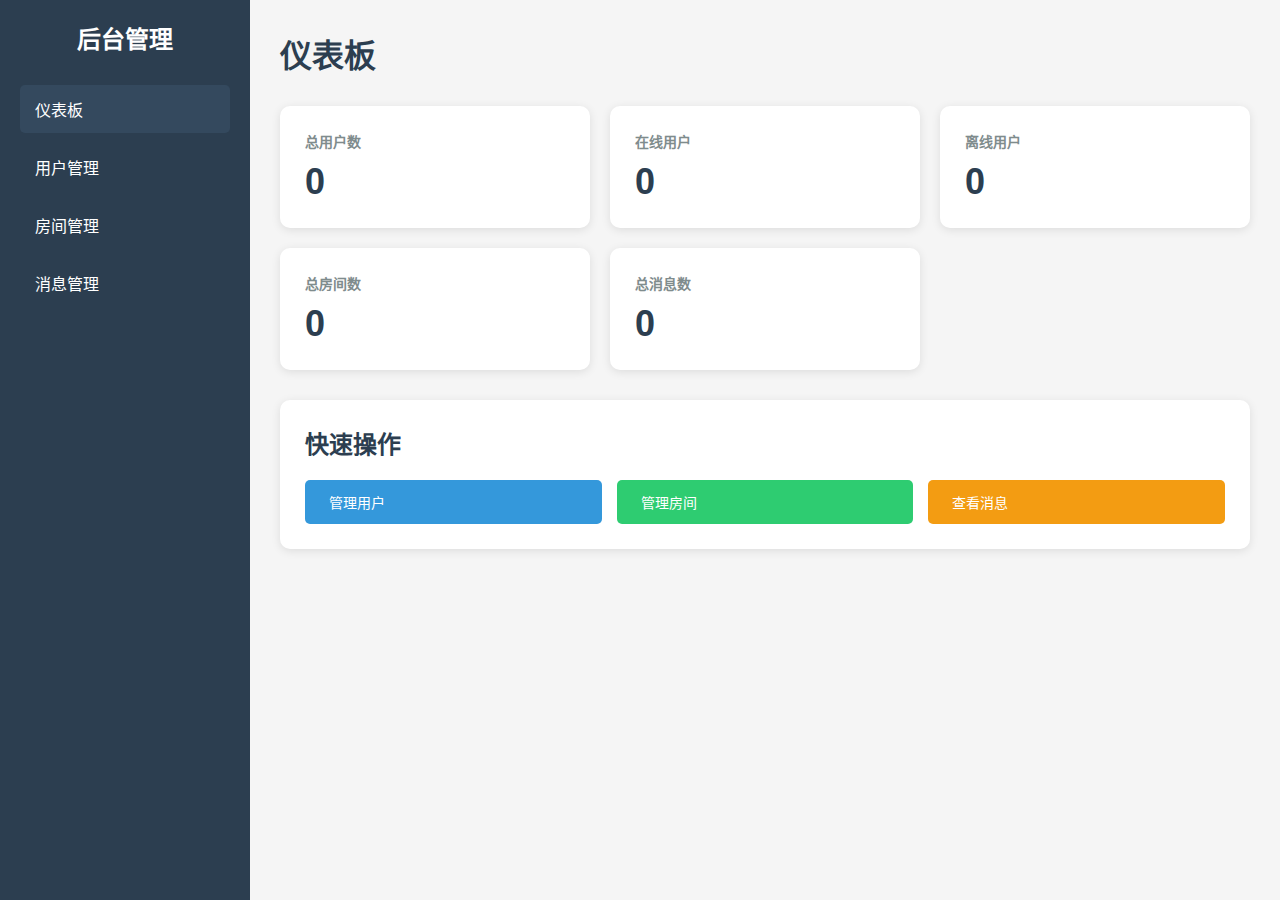
<file: chatroom/dashboard/target/classes/templates/index.html>
<!DOCTYPE html>
<html lang="zh-CN">
<head>
    <meta charset="UTF-8">
    <meta name="viewport" content="width=device-width, initial-scale=1.0">
    <title>聊天室后台管理系统</title>
    <style>
        * {
            margin: 0;
            padding: 0;
            box-sizing: border-box;
        }
        
        body {
            font-family: 'Segoe UI', Tahoma, Geneva, Verdana, sans-serif;
            background-color: #f5f5f5;
        }
        
        .container {
            display: flex;
            min-height: 100vh;
        }
        
        .sidebar {
            width: 250px;
            background-color: #2c3e50;
            color: white;
            padding: 20px;
        }
        
        .sidebar h2 {
            margin-bottom: 30px;
            font-size: 24px;
            text-align: center;
        }
        
        .sidebar nav ul {
            list-style: none;
        }
        
        .sidebar nav ul li {
            margin-bottom: 10px;
        }
        
        .sidebar nav ul li a {
            color: white;
            text-decoration: none;
            display: block;
            padding: 12px 15px;
            border-radius: 5px;
            transition: background-color 0.3s;
        }
        
        .sidebar nav ul li a:hover,
        .sidebar nav ul li a.active {
            background-color: #34495e;
        }
        
        .main-content {
            flex: 1;
            padding: 30px;
        }
        
        .header {
            margin-bottom: 30px;
        }
        
        .header h1 {
            color: #2c3e50;
            font-size: 32px;
        }
        
        .stats-grid {
            display: grid;
            grid-template-columns: repeat(auto-fit, minmax(250px, 1fr));
            gap: 20px;
            margin-bottom: 30px;
        }
        
        .stat-card {
            background: white;
            padding: 25px;
            border-radius: 10px;
            box-shadow: 0 2px 10px rgba(0,0,0,0.1);
        }
        
        .stat-card h3 {
            color: #7f8c8d;
            font-size: 14px;
            margin-bottom: 10px;
        }
        
        .stat-card .value {
            color: #2c3e50;
            font-size: 36px;
            font-weight: bold;
        }
        
        .recent-section {
            background: white;
            padding: 25px;
            border-radius: 10px;
            box-shadow: 0 2px 10px rgba(0,0,0,0.1);
        }
        
        .recent-section h2 {
            color: #2c3e50;
            margin-bottom: 20px;
        }
        
        .quick-actions {
            display: grid;
            grid-template-columns: repeat(auto-fit, minmax(200px, 1fr));
            gap: 15px;
            margin-top: 20px;
        }
        
        .btn {
            padding: 12px 24px;
            border: none;
            border-radius: 5px;
            cursor: pointer;
            font-size: 14px;
            text-decoration: none;
            display: inline-block;
            transition: background-color 0.3s;
        }
        
        .btn-primary {
            background-color: #3498db;
            color: white;
        }
        
        .btn-primary:hover {
            background-color: #2980b9;
        }
        
        .btn-success {
            background-color: #2ecc71;
            color: white;
        }
        
        .btn-success:hover {
            background-color: #27ae60;
        }
        
        .btn-warning {
            background-color: #f39c12;
            color: white;
        }
        
        .btn-warning:hover {
            background-color: #e67e22;
        }
        
        .btn-danger {
            background-color: #e74c3c;
            color: white;
        }
        
        .btn-danger:hover {
            background-color: #c0392b;
        }
    </style>
</head>
<body>
    <div class="container">
        <div class="sidebar">
            <h2>后台管理</h2>
            <nav>
                <ul>
                    <li><a href="/" class="active">仪表板</a></li>
                    <li><a href="/users">用户管理</a></li>
                    <li><a href="/rooms">房间管理</a></li>
                    <li><a href="/messages">消息管理</a></li>
                </ul>
            </nav>
        </div>
        
        <div class="main-content">
            <div class="header">
                <h1>仪表板</h1>
            </div>
            
            <div class="stats-grid">
                <div class="stat-card">
                    <h3>总用户数</h3>
                    <div class="value" th:text="${userCount}">0</div>
                </div>
                <div class="stat-card">
                    <h3>在线用户</h3>
                    <div class="value" th:text="${userStatusStats != null and userStatusStats.containsKey('online') ? userStatusStats['online'] : 0}">0</div>
                </div>
                <div class="stat-card">
                    <h3>离线用户</h3>
                    <div class="value" th:text="${userStatusStats != null and userStatusStats.containsKey('offline') ? userStatusStats['offline'] : 0}">0</div>
                </div>
                <div class="stat-card">
                    <h3>总房间数</h3>
                    <div class="value" th:text="${roomCount}">0</div>
                </div>
                <div class="stat-card">
                    <h3>总消息数</h3>
                    <div class="value" th:text="${messageCount}">0</div>
                </div>
            </div>
            
            <div class="recent-section">
                <h2>快速操作</h2>
                <div class="quick-actions">
                    <a href="/users" class="btn btn-primary">管理用户</a>
                    <a href="/rooms" class="btn btn-success">管理房间</a>
                    <a href="/messages" class="btn btn-warning">查看消息</a>
                </div>
            </div>
        </div>
    </div>
</body>
</html>
</file>
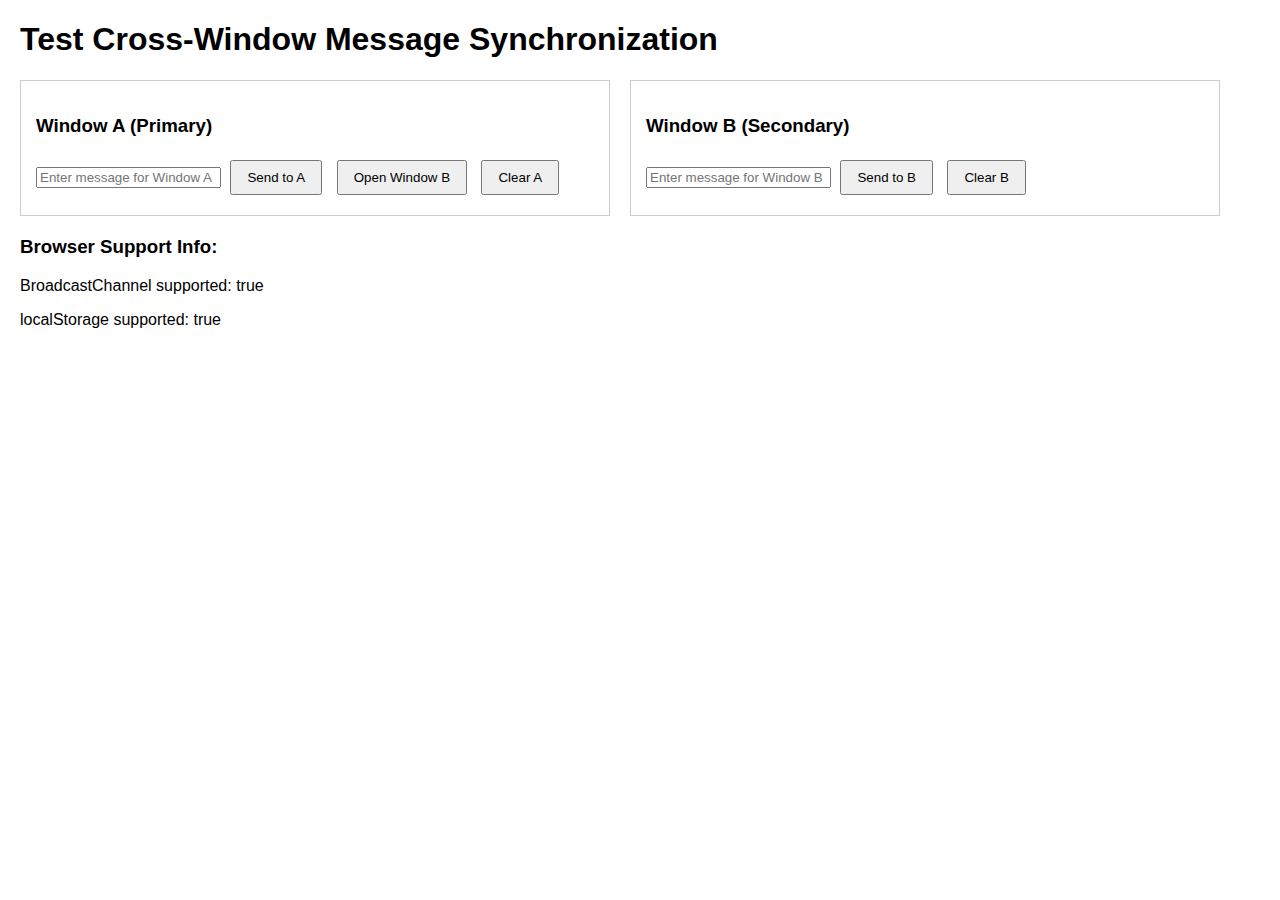
<file: chatroom/client/web/test_sync.html>
<!DOCTYPE html>
<html>
<head>
    <meta charset="UTF-8">
    <title>Test Message Sync</title>
    <style>
        body {
            font-family: Arial, sans-serif;
            margin: 20px;
        }
        .test-container {
            display: flex;
            gap: 20px;
            margin-bottom: 20px;
        }
        .panel {
            border: 1px solid #ccc;
            padding: 15px;
            width: 45%;
        }
        .message {
            background-color: #f0f0f0;
            padding: 5px;
            margin: 5px 0;
        }
        button {
            margin: 5px;
            padding: 8px 15px;
        }
    </style>
</head>
<body>
    <h1>Test Cross-Window Message Synchronization</h1>
    
    <div class="test-container">
        <div class="panel">
            <h3>Window A (Primary)</h3>
            <div id="messages-a" class="messages"></div>
            <input type="text" id="input-a" placeholder="Enter message for Window A">
            <button onclick="sendMessageA()">Send to A</button>
            <button onclick="openWindowB()">Open Window B</button>
            <button onclick="clearMessagesA()">Clear A</button>
        </div>
        
        <div class="panel">
            <h3>Window B (Secondary)</h3>
            <div id="messages-b" class="messages"></div>
            <input type="text" id="input-b" placeholder="Enter message for Window B">
            <button onclick="sendMessageB()">Send to B</button>
            <button onclick="clearMessagesB()">Clear B</button>
        </div>
    </div>
    
    <div>
        <h3>Browser Support Info:</h3>
        <div id="support-info"></div>
    </div>

    <script>
        // Test BroadcastChannel and localStorage synchronization
        let broadcastChannel = null;
        let windowB = null;
        let messagesA = [];
        let messagesB = [];

        // Display browser support info
        document.getElementById('support-info').innerHTML = `
            <p>BroadcastChannel supported: ${!!window.BroadcastChannel}</p>
            <p>localStorage supported: ${!!window.localStorage}</p>
        `;

        // Initialize BroadcastChannel
        if (typeof BroadcastChannel !== 'undefined') {
            broadcastChannel = new BroadcastChannel('test-sync-channel');
            
            broadcastChannel.onmessage = function(event) {
                const { type, message, sender } = event.data;
                
                if (type === 'testMessage') {
                    const timestamp = new Date().toLocaleTimeString();
                    const fullMessage = `[${timestamp}] From ${sender}: ${message}`;
                    
                    // Add to both windows' message arrays
                    messagesA.push(fullMessage);
                    messagesB.push(fullMessage);
                    
                    // Update both UIs
                    updateMessagesA();
                    updateMessagesB();
                    
                    console.log('Received broadcast message:', fullMessage);
                }
            };
            
            console.log('BroadcastChannel initialized');
        } else {
            console.log('BroadcastChannel not supported, using localStorage fallback');
            
            // Set up localStorage event listener as fallback
            window.addEventListener('storage', function(event) {
                if (event.key === 'test-sync-data' && event.newValue) {
                    try {
                        const data = JSON.parse(event.newValue);
                        if (data.type === 'testMessage') {
                            const timestamp = new Date().toLocaleTimeString();
                            const fullMessage = `[${timestamp}] From ${data.sender}: ${data.message}`;
                            
                            // Add to both windows' message arrays
                            messagesA.push(fullMessage);
                            messagesB.push(fullMessage);
                            
                            // Update both UIs
                            updateMessagesA();
                            updateMessagesB();
                            
                            console.log('Received localStorage sync message:', fullMessage);
                        }
                    } catch (e) {
                        console.error('Error parsing localStorage sync data:', e);
                    }
                }
            });
        }

        function updateMessagesA() {
            const container = document.getElementById('messages-a');
            container.innerHTML = messagesA.map(msg => `<div class="message">${msg}</div>`).join('');
        }

        function updateMessagesB() {
            const container = document.getElementById('messages-b');
            container.innerHTML = messagesB.map(msg => `<div class="message">${msg}</div>`).join('');
        }

        function sendMessageA() {
            const input = document.getElementById('input-a');
            const message = input.value.trim();
            
            if (message) {
                const timestamp = new Date().toLocaleTimeString();
                const fullMessage = `[${timestamp}] From A: ${message}`;
                
                messagesA.push(fullMessage);
                updateMessagesA();
                
                // Send via BroadcastChannel if available, otherwise localStorage
                if (broadcastChannel) {
                    broadcastChannel.postMessage({
                        type: 'testMessage',
                        message: message,
                        sender: 'Window A'
                    });
                } else {
                    // Use localStorage + storage event fallback
                    const syncData = {
                        type: 'testMessage',
                        message: message,
                        sender: 'Window A',
                        timestamp: Date.now()
                    };
                    
                    localStorage.setItem('test-sync-data', JSON.stringify(syncData));
                    setTimeout(() => {
                        localStorage.removeItem('test-sync-data');
                    }, 100);
                }
                
                input.value = '';
            }
        }

        function sendMessageB() {
            const input = document.getElementById('input-b');
            const message = input.value.trim();
            
            if (message) {
                const timestamp = new Date().toLocaleTimeString();
                const fullMessage = `[${timestamp}] From B: ${message}`;
                
                messagesB.push(fullMessage);
                updateMessagesB();
                
                // Send via BroadcastChannel if available, otherwise localStorage
                if (broadcastChannel) {
                    broadcastChannel.postMessage({
                        type: 'testMessage',
                        message: message,
                        sender: 'Window B'
                    });
                } else {
                    // Use localStorage + storage event fallback
                    const syncData = {
                        type: 'testMessage',
                        message: message,
                        sender: 'Window B',
                        timestamp: Date.now()
                    };
                    
                    localStorage.setItem('test-sync-data', JSON.stringify(syncData));
                    setTimeout(() => {
                        localStorage.removeItem('test-sync-data');
                    }, 100);
                }
                
                input.value = '';
            }
        }

        function clearMessagesA() {
            messagesA = [];
            updateMessagesA();
        }

        function clearMessagesB() {
            messagesB = [];
            updateMessagesB();
        }

        function openWindowB() {
            // Open a new window for testing
            windowB = window.open('test_sync.html', 'window_b', 'width=600,height=600');
        }

        // Handle Enter key for inputs
        document.getElementById('input-a').addEventListener('keypress', function(e) {
            if (e.key === 'Enter') {
                sendMessageA();
            }
        });

        document.getElementById('input-b').addEventListener('keypress', function(e) {
            if (e.key === 'Enter') {
                sendMessageB();
            }
        });
    </script>
</body>
</html>
</file>
